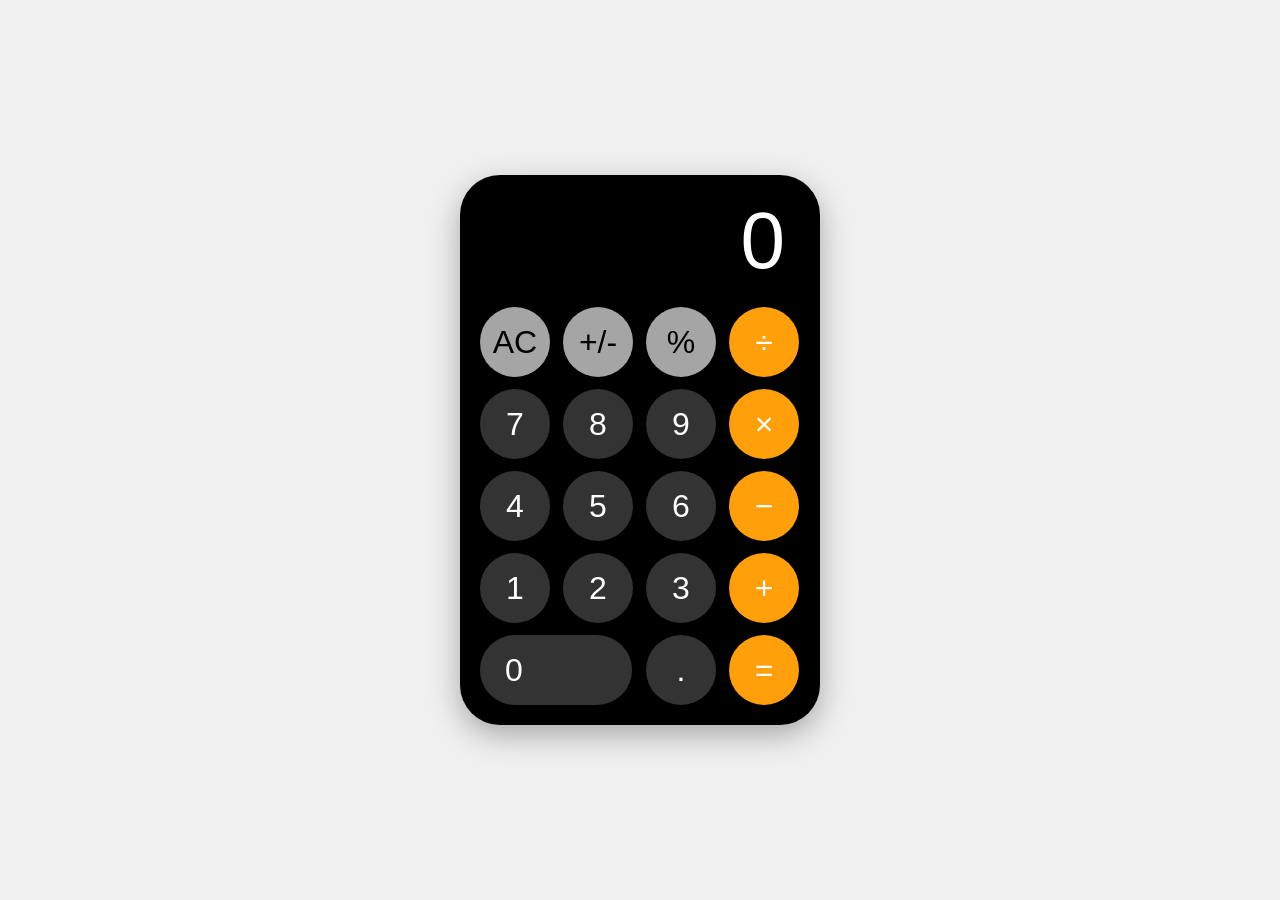
<file: index.html>
<!DOCTYPE html>
<html lang="ru">
<head>
    <meta charset="UTF-8">
    <meta name="viewport" content="width=device-width, initial-scale=1.0">
    <title>iPhone Calculator</title>
    <link rel="stylesheet" href="style.css">
</head>
<body>
    <div class="calculator">
        <div class="display" id="display">0</div>
        <div class="buttons">
            <!-- Верхний ряд -->
            <button class="btn btn-light" onclick="clearDisplay()">AC</button>
            <button class="btn btn-light" onclick="toggleSign()">+/-</button>
            <button class="btn btn-light" onclick="inputPercent()">%</button>
            <button class="btn btn-orange" onclick="setOperator('/')">÷</button>

            <!-- Цифры 7-9 и Умножение -->
            <button class="btn btn-dark" onclick="inputDigit(7)">7</button>
            <button class="btn btn-dark" onclick="inputDigit(8)">8</button>
            <button class="btn btn-dark" onclick="inputDigit(9)">9</button>
            <button class="btn btn-orange" onclick="setOperator('*')">×</button>

            <!-- Цифры 4-6 и Вычитание -->
            <button class="btn btn-dark" onclick="inputDigit(4)">4</button>
            <button class="btn btn-dark" onclick="inputDigit(5)">5</button>
            <button class="btn btn-dark" onclick="inputDigit(6)">6</button>
            <button class="btn btn-orange" onclick="setOperator('-')">−</button>

            <!-- Цифры 1-3 и Сложение -->
            <button class="btn btn-dark" onclick="inputDigit(1)">1</button>
            <button class="btn btn-dark" onclick="inputDigit(2)">2</button>
            <button class="btn btn-dark" onclick="inputDigit(3)">3</button>
            <button class="btn btn-orange" onclick="setOperator('+')">+</button>

            <!-- Ноль, точка и Равно -->
            <button class="btn btn-dark zero" onclick="inputDigit(0)">0</button>
            <button class="btn btn-dark" onclick="inputDecimal()">.</button>
            <button class="btn btn-orange" onclick="calculate()">=</button>
        </div>
    </div>
    <script src="script.js"></script>
</body>
</html>
</file>
<file: style.css>
body {
    display: flex;
    justify-content: center;
    align-items: center;
    height: 100vh;
    background-color: #f0f0f0;
    margin: 0;
    font-family: -apple-system, BlinkMacSystemFont, "Segoe UI", Roboto, Helvetica, Arial, sans-serif;
}

.calculator {
    background-color: #000000;
    width: 320px;
    border-radius: 40px;
    padding: 20px;
    box-shadow: 0px 10px 30px rgba(0, 0, 0, 0.3);
}

.display {
    color: white;
    font-size: 80px;
    font-weight: 300;
    text-align: right;
    margin-bottom: 20px;
    margin-right: 15px;
    overflow: hidden;
    white-space: nowrap;
}

.buttons {
    display: grid;
    grid-template-columns: repeat(4, 1fr);
    gap: 12px;
}

.btn {
    border: none;
    border-radius: 50%;
    height: 70px;
    width: 70px;
    font-size: 32px;
    cursor: pointer;
    display: flex;
    justify-content: center;
    align-items: center;
    transition: filter 0.2s;
}

.btn:active {
    filter: brightness(1.4);
}

.btn-light {
    background-color: #a5a5a5;
    color: black;
}

.btn-dark {
    background-color: #333333;
    color: white;
}

.btn-orange {
    background-color: #ff9f0a;
    color: white;
}

.zero {
    grid-column: span 2;
    width: 152px;
    border-radius: 35px;
    justify-content: flex-start;
    padding-left: 25px;
    box-sizing: border-box;
}
</file>
